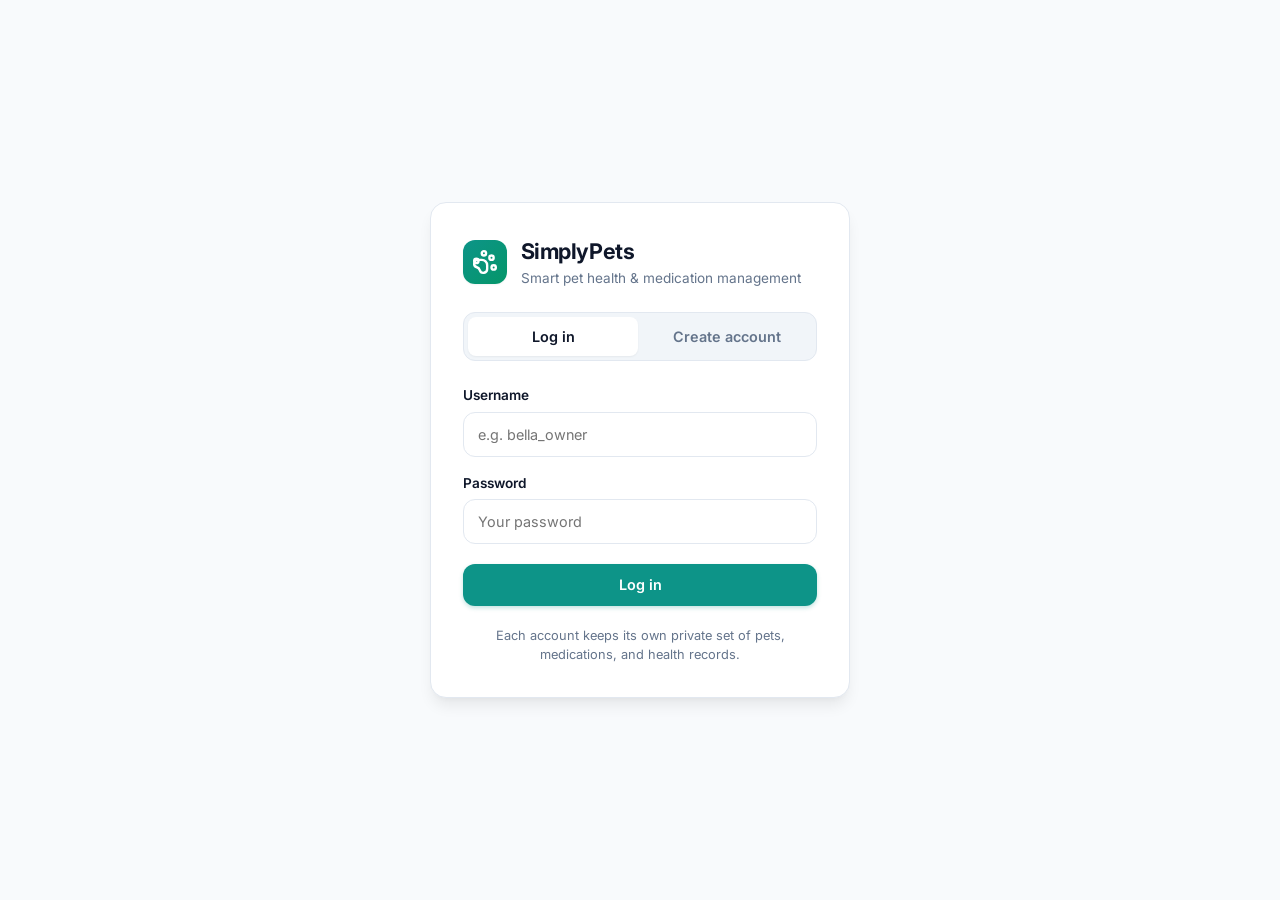
<file: static/login.html>
<!DOCTYPE html>
<html lang="en">
<head>
  <meta charset="UTF-8">
  <meta name="viewport" content="width=device-width, initial-scale=1.0">
  <title>Log in — SimplyPets</title>
  <link rel="icon" type="image/svg+xml" href="favicon.svg">
  <link rel="preconnect" href="https://fonts.googleapis.com">
  <link rel="preconnect" href="https://fonts.gstatic.com" crossorigin>
  <link href="https://fonts.googleapis.com/css2?family=Inter:wght@400;500;600;700;800&display=swap" rel="stylesheet">
  <link rel="stylesheet" href="style.css">
  <script>
    // Apply saved theme before first paint
    (function () {
      var saved = null;
      try { saved = localStorage.getItem('simplypets-theme'); } catch (e) {}
      var prefersDark = window.matchMedia && window.matchMedia('(prefers-color-scheme: dark)').matches;
      document.documentElement.setAttribute('data-theme', saved || (prefersDark ? 'dark' : 'light'));
    })();
  </script>
  <style>
    .auth-page {
      min-height: 100vh;
      display: flex;
      align-items: center;
      justify-content: center;
      padding: 2rem 1rem;
    }
    .auth-card {
      width: 100%;
      max-width: 420px;
      background: var(--bg-surface);
      border: 1px solid var(--border-color);
      border-radius: var(--radius-lg);
      box-shadow: var(--shadow-lg);
      padding: 2rem;
    }
    .auth-brand {
      display: flex;
      align-items: center;
      gap: 0.85rem;
      margin-bottom: 1.5rem;
    }
    .auth-brand h1 {
      font-size: 1.35rem;
      font-weight: 700;
      letter-spacing: -0.02em;
    }
    .auth-brand p {
      font-size: 0.85rem;
      color: var(--text-muted);
    }
    .auth-tabs {
      display: grid;
      grid-template-columns: 1fr 1fr;
      gap: 0.25rem;
      background: var(--bg-surface-hover);
      border: 1px solid var(--border-color);
      border-radius: var(--radius-md);
      padding: 0.25rem;
      margin-bottom: 1.5rem;
    }
    .auth-tab {
      padding: 0.55rem 1rem;
      border-radius: var(--radius-sm);
      font-weight: 600;
      font-size: 0.9rem;
      color: var(--text-muted);
      text-align: center;
      transition: var(--transition);
    }
    .auth-tab.active {
      background: var(--bg-surface);
      color: var(--text-main);
      box-shadow: var(--shadow-sm);
    }
    .auth-form {
      display: flex;
      flex-direction: column;
      gap: 1rem;
    }
    .auth-error {
      display: none;
      background: var(--accent-red-light);
      color: var(--accent-red-text);
      border: 1px solid var(--accent-red);
      border-radius: var(--radius-md);
      padding: 0.7rem 0.9rem;
      font-size: 0.85rem;
      line-height: 1.45;
    }
    .auth-error.visible { display: block; }
    .auth-submit { width: 100%; margin-top: 0.25rem; }
    .auth-footnote {
      margin-top: 1.25rem;
      font-size: 0.8rem;
      color: var(--text-muted);
      text-align: center;
      line-height: 1.5;
    }
  </style>
</head>
<body>
  <main class="auth-page">
    <div class="auth-card">
      <div class="auth-brand">
        <div class="logo-badge">
          <svg width="26" height="26" viewBox="0 0 24 24" fill="none" stroke="currentColor" stroke-width="2.2" stroke-linecap="round" stroke-linejoin="round">
            <circle cx="11" cy="4" r="2"/>
            <circle cx="18" cy="8" r="2"/>
            <circle cx="4" cy="11" r="2"/>
            <circle cx="20" cy="17" r="2"/>
            <path d="M9 10a5 5 0 0 1 5 5v3.5a3.5 3.5 0 0 1-6.84 1.045Q6.52 17.48 4.46 16.84A3.5 3.5 0 0 1 5.5 10Z"/>
          </svg>
        </div>
        <div>
          <h1>SimplyPets</h1>
          <p>Smart pet health &amp; medication management</p>
        </div>
      </div>

      <div class="auth-tabs" role="tablist">
        <button id="loginTabBtn" class="auth-tab active" type="button">Log in</button>
        <button id="signupTabBtn" class="auth-tab" type="button">Create account</button>
      </div>

      <div id="authError" class="auth-error" role="alert"></div>

      <form id="loginForm" class="auth-form" autocomplete="on">
        <div class="form-group">
          <label for="loginUsername">Username</label>
          <input type="text" id="loginUsername" class="form-input" placeholder="e.g. bella_owner" autocomplete="username" required>
        </div>
        <div class="form-group">
          <label for="loginPassword">Password</label>
          <input type="password" id="loginPassword" class="form-input" placeholder="Your password" autocomplete="current-password" required>
        </div>
        <button type="submit" class="btn btn-primary auth-submit" id="loginSubmitBtn">Log in</button>
      </form>

      <form id="signupForm" class="auth-form" style="display: none;" autocomplete="on">
        <div class="form-group">
          <label for="signupUsername">Username</label>
          <input type="text" id="signupUsername" class="form-input" placeholder="3-32 letters, numbers, . - _" autocomplete="username" required>
        </div>
        <div class="form-group">
          <label for="signupDisplayName">Display name <span class="form-hint">(optional)</span></label>
          <input type="text" id="signupDisplayName" class="form-input" placeholder="e.g. Bella's Family" autocomplete="nickname">
        </div>
        <div class="form-group">
          <label for="signupPassword">Password</label>
          <input type="password" id="signupPassword" class="form-input" placeholder="At least 6 characters" autocomplete="new-password" required>
        </div>
        <div class="form-group">
          <label for="signupConfirm">Confirm password</label>
          <input type="password" id="signupConfirm" class="form-input" placeholder="Repeat your password" autocomplete="new-password" required>
        </div>
        <button type="submit" class="btn btn-primary auth-submit" id="signupSubmitBtn">Create account</button>
      </form>

      <p class="auth-footnote">Each account keeps its own private set of pets, medications, and health records.</p>
    </div>
  </main>

  <script>
  (function () {
    'use strict';

    var TOKEN_KEY = 'simplypets-token';
    var USER_KEY = 'simplypets-user';

    var loginTabBtn = document.getElementById('loginTabBtn');
    var signupTabBtn = document.getElementById('signupTabBtn');
    var loginForm = document.getElementById('loginForm');
    var signupForm = document.getElementById('signupForm');
    var authError = document.getElementById('authError');
    var titleEl = document.querySelector('title');

    function showError(message) {
      authError.textContent = message;
      authError.classList.add('visible');
    }

    function clearError() {
      authError.textContent = '';
      authError.classList.remove('visible');
    }

    function showTab(which) {
      var isLogin = which === 'login';
      loginTabBtn.classList.toggle('active', isLogin);
      signupTabBtn.classList.toggle('active', !isLogin);
      loginForm.style.display = isLogin ? 'flex' : 'none';
      signupForm.style.display = isLogin ? 'none' : 'flex';
      titleEl.textContent = isLogin ? 'Log in — SimplyPets' : 'Create account — SimplyPets';
      clearError();
    }

    loginTabBtn.addEventListener('click', function () { showTab('login'); });
    signupTabBtn.addEventListener('click', function () { showTab('signup'); });

    // Allow deep-linking to the signup tab: login.html?mode=signup
    try {
      if (new URLSearchParams(window.location.search).get('mode') === 'signup') {
        showTab('signup');
      }
    } catch (e) {}

    function saveSession(data) {
      localStorage.setItem(TOKEN_KEY, data.token);
      localStorage.setItem(USER_KEY, JSON.stringify(data.user));
      window.location.href = '/';
    }

    async function postJson(endpoint, payload) {
      var res = await fetch(endpoint, {
        method: 'POST',
        headers: { 'Content-Type': 'application/json' },
        body: JSON.stringify(payload)
      });
      var data = await res.json().catch(function () { return {}; });
      if (!res.ok) {
        throw new Error(data.error || 'Request failed');
      }
      return data;
    }

    loginForm.addEventListener('submit', async function (e) {
      e.preventDefault();
      clearError();
      var btn = document.getElementById('loginSubmitBtn');
      btn.disabled = true;
      try {
        var data = await postJson('/api/auth/login', {
          username: document.getElementById('loginUsername').value.trim(),
          password: document.getElementById('loginPassword').value
        });
        saveSession(data);
      } catch (err) {
        showError(err.message);
        btn.disabled = false;
      }
    });

    signupForm.addEventListener('submit', async function (e) {
      e.preventDefault();
      clearError();
      var password = document.getElementById('signupPassword').value;
      var confirm = document.getElementById('signupConfirm').value;
      if (password !== confirm) {
        showError('Passwords do not match.');
        return;
      }
      var btn = document.getElementById('signupSubmitBtn');
      btn.disabled = true;
      try {
        var data = await postJson('/api/auth/signup', {
          username: document.getElementById('signupUsername').value.trim(),
          display_name: document.getElementById('signupDisplayName').value.trim(),
          password: password
        });
        saveSession(data);
      } catch (err) {
        showError(err.message);
        btn.disabled = false;
      }
    });

    // Already logged in? Verify the session and go straight to the app.
    (async function redirectIfAuthenticated() {
      var token = null;
      try { token = localStorage.getItem(TOKEN_KEY); } catch (e) {}
      if (!token) return;
      try {
        var res = await fetch('/api/auth/me', {
          headers: { 'Authorization': 'Bearer ' + token }
        });
        if (res.ok) {
          var user = await res.json();
          localStorage.setItem(USER_KEY, JSON.stringify(user));
          window.location.href = '/';
        } else {
          localStorage.removeItem(TOKEN_KEY);
          localStorage.removeItem(USER_KEY);
        }
      } catch (e) { /* stay on login page when offline */ }
    })();
  })();
  </script>
</body>
</html>
</file>
<file: static/style.css>
/* ==========================================================================
   SimplyPets - Modern Pet Tracking Design System
   ========================================================================== */

:root {
  /* Color Palette - Light Mode */
  --bg-primary: #F8FAFC;
  --bg-surface: #FFFFFF;
  --bg-surface-hover: #F1F5F9;
  --bg-input: #FFFFFF;
  --border-color: #E2E8F0;
  --border-subtle: #F1F5F9;
  
  --text-main: #0F172A;
  --text-muted: #64748B;
  --text-inverse: #FFFFFF;

  --primary: #0D9488;
  --primary-hover: #0F766E;
  --primary-light: #CCFBF1;
  --primary-text: #115E59;

  --accent-amber: #F59E0B;
  --accent-amber-light: #FEF3C7;
  --accent-amber-text: #B45309;

  --accent-blue: #3B82F6;
  --accent-blue-light: #DBEAFE;
  --accent-blue-text: #1E40AF;

  --accent-red: #EF4444;
  --accent-red-light: #FEE2E2;
  --accent-red-text: #B91C1C;

  --accent-purple: #8B5CF6;
  --accent-purple-light: #EDE9FE;
  --accent-purple-text: #6D28D9;

  --accent-green: #10B981;
  --accent-green-light: #D1FAE5;
  --accent-green-text: #065F46;

  /* Elevation */
  --shadow-sm: 0 1px 2px 0 rgba(0, 0, 0, 0.05);
  --shadow-md: 0 4px 6px -1px rgba(0, 0, 0, 0.08), 0 2px 4px -2px rgba(0, 0, 0, 0.05);
  --shadow-lg: 0 10px 15px -3px rgba(0, 0, 0, 0.08), 0 4px 6px -4px rgba(0, 0, 0, 0.04);
  --shadow-xl: 0 20px 25px -5px rgba(0, 0, 0, 0.1), 0 8px 10px -6px rgba(0, 0, 0, 0.04);

  /* Radius & Transitions */
  --radius-sm: 8px;
  --radius-md: 12px;
  --radius-lg: 16px;
  --radius-full: 9999px;
  --transition: all 0.2s cubic-bezier(0.16, 1, 0.3, 1);

  --font-sans: 'Inter', system-ui, -apple-system, BlinkMacSystemFont, 'Segoe UI', Roboto, Oxygen, Ubuntu, Cantarell, sans-serif;
}

/* Dark Mode Variables */
[data-theme="dark"] {
  --bg-primary: #0F172A;
  --bg-surface: #1E293B;
  --bg-surface-hover: #334155;
  --bg-input: #141E33;
  --border-color: #334155;
  --border-subtle: #1E293B;

  --text-main: #F8FAFC;
  --text-muted: #94A3B8;

  --primary: #14B8A6;
  --primary-hover: #2DD4BF;
  --primary-light: rgba(20, 184, 166, 0.15);
  --primary-text: #5EEAD4;

  --accent-amber-light: rgba(245, 158, 11, 0.15);
  --accent-amber-text: #FCD34D;

  --accent-blue-light: rgba(59, 130, 246, 0.15);
  --accent-blue-text: #93C5FD;

  --accent-red-light: rgba(239, 68, 68, 0.15);
  --accent-red-text: #FCA5A5;

  --accent-purple-light: rgba(139, 92, 246, 0.15);
  --accent-purple-text: #C4B5FD;

  --accent-green-light: rgba(16, 185, 129, 0.15);
  --accent-green-text: #6EE7B7;

  --shadow-sm: 0 1px 3px 0 rgba(0, 0, 0, 0.4);
  --shadow-md: 0 4px 6px -1px rgba(0, 0, 0, 0.4);
  --shadow-lg: 0 10px 15px -3px rgba(0, 0, 0, 0.5);
  --shadow-xl: 0 20px 25px -5px rgba(0, 0, 0, 0.6);
}

/* Reset & Base */
*, *::before, *::after {
  box-sizing: border-box;
  margin: 0;
  padding: 0;
}

body {
  font-family: var(--font-sans);
  background-color: var(--bg-primary);
  color: var(--text-main);
  line-height: 1.5;
  -webkit-font-smoothing: antialiased;
  min-height: 100vh;
  display: flex;
  flex-direction: column;
}

button, input, select, textarea {
  font: inherit;
  color: inherit;
}

button {
  cursor: pointer;
  border: none;
  background: none;
}

/* ---------------- LAYOUT ---------------- */

.app-container {
  max-width: 1240px;
  margin: 0 auto;
  padding: 1.5rem 1.5rem 4rem;
  width: 100%;
  flex: 1;
}

/* Header */
.app-header {
  display: flex;
  align-items: center;
  justify-content: space-between;
  padding: 1rem 0 1.5rem;
  border-bottom: 1px solid var(--border-color);
  margin-bottom: 2rem;
  flex-wrap: wrap;
  gap: 1rem;
}

.logo-group {
  display: flex;
  align-items: center;
  gap: 0.85rem;
  text-decoration: none;
  color: inherit;
}

.logo-badge {
  width: 44px;
  height: 44px;
  background: linear-gradient(135deg, var(--primary) 0%, #059669 100%);
  border-radius: var(--radius-md);
  display: flex;
  align-items: center;
  justify-content: center;
  box-shadow: var(--shadow-sm);
  color: white;
}

.logo-text h1 {
  font-size: 1.5rem;
  font-weight: 700;
  letter-spacing: -0.02em;
  display: flex;
  align-items: center;
  gap: 0.5rem;
}

.logo-text .tagline {
  font-size: 0.85rem;
  color: var(--text-muted);
}

.header-actions {
  display: flex;
  align-items: center;
  gap: 0.75rem;
}

.user-chip {
  font-size: 0.85rem;
  font-weight: 600;
  color: var(--text-muted);
  background: var(--bg-surface-hover);
  border: 1px solid var(--border-color);
  border-radius: var(--radius-full);
  padding: 0.35rem 0.85rem;
  max-width: 180px;
  white-space: nowrap;
  overflow: hidden;
  text-overflow: ellipsis;
}

.user-chip:empty {
  display: none;
}

/* Stats Ribbon */
.stats-ribbon {
  display: grid;
  grid-template-columns: repeat(auto-fit, minmax(220px, 1fr));
  gap: 1.25rem;
  margin-bottom: 2rem;
}

.stat-card {
  background: var(--bg-surface);
  border: 1px solid var(--border-color);
  border-radius: var(--radius-lg);
  padding: 1.25rem 1.5rem;
  display: flex;
  align-items: center;
  gap: 1.25rem;
  box-shadow: var(--shadow-sm);
  transition: var(--transition);
}

.stat-card:hover {
  transform: translateY(-2px);
  box-shadow: var(--shadow-md);
}

.stat-icon {
  width: 48px;
  height: 48px;
  border-radius: var(--radius-md);
  display: flex;
  align-items: center;
  justify-content: center;
  font-size: 1.4rem;
  flex-shrink: 0;
}

.stat-icon.primary { background: var(--primary-light); color: var(--primary-text); }
.stat-icon.amber { background: var(--accent-amber-light); color: var(--accent-amber-text); }
.stat-icon.green { background: var(--accent-green-light); color: var(--accent-green-text); }
.stat-icon.purple { background: var(--accent-purple-light); color: var(--accent-purple-text); }

.stat-info .stat-value {
  font-size: 1.75rem;
  font-weight: 700;
  line-height: 1.1;
  color: var(--text-main);
}

.stat-info .stat-label {
  font-size: 0.825rem;
  font-weight: 500;
  color: var(--text-muted);
  text-transform: uppercase;
  letter-spacing: 0.04em;
  margin-top: 0.2rem;
}

/* ---------------- TABS & NAVIGATION ---------------- */

.view-nav {
  display: flex;
  align-items: center;
  justify-content: space-between;
  margin-bottom: 1.5rem;
  border-bottom: 1px solid var(--border-color);
  padding-bottom: 0.75rem;
  flex-wrap: wrap;
  gap: 1rem;
}

.nav-tabs {
  display: flex;
  gap: 0.5rem;
}

.nav-tab {
  padding: 0.6rem 1.2rem;
  border-radius: var(--radius-full);
  font-weight: 600;
  font-size: 0.925rem;
  color: var(--text-muted);
  background: transparent;
  transition: var(--transition);
  display: flex;
  align-items: center;
  gap: 0.5rem;
}

.nav-tab:hover {
  background: var(--bg-surface-hover);
  color: var(--text-main);
}

.nav-tab.active {
  background: var(--primary);
  color: white;
}

.nav-tab .badge {
  font-size: 0.75rem;
  padding: 0.15rem 0.5rem;
  border-radius: var(--radius-full);
  background: rgba(255, 255, 255, 0.25);
  font-weight: 700;
}

.nav-tab:not(.active) .badge {
  background: var(--border-color);
  color: var(--text-muted);
}

/* Controls Bar (Search, Filter, Sort) */
.controls-bar {
  display: flex;
  align-items: center;
  justify-content: space-between;
  gap: 1rem;
  margin-bottom: 1.75rem;
  flex-wrap: wrap;
}

.search-wrapper {
  position: relative;
  flex: 1;
  max-width: 420px;
}

.search-input {
  width: 100%;
  padding: 0.65rem 1rem 0.65rem 2.5rem;
  border: 1px solid var(--border-color);
  border-radius: var(--radius-md);
  background: var(--bg-input);
  font-size: 0.9rem;
  transition: var(--transition);
}

.search-input:focus {
  outline: none;
  border-color: var(--primary);
  box-shadow: 0 0 0 3px var(--primary-light);
}

.search-icon {
  position: absolute;
  left: 0.85rem;
  top: 50%;
  transform: translateY(-50%);
  color: var(--text-muted);
  pointer-events: none;
}

.filters-group {
  display: flex;
  align-items: center;
  gap: 0.75rem;
  flex-wrap: wrap;
}

.filter-select {
  padding: 0.65rem 1rem;
  border: 1px solid var(--border-color);
  border-radius: var(--radius-md);
  background: var(--bg-input);
  font-size: 0.875rem;
  font-weight: 500;
  color: var(--text-main);
  outline: none;
  cursor: pointer;
  transition: var(--transition);
}

.filter-select:focus {
  border-color: var(--primary);
}

/* ---------------- BUTTONS ---------------- */

.btn {
  display: inline-flex;
  align-items: center;
  justify-content: center;
  gap: 0.5rem;
  padding: 0.65rem 1.15rem;
  font-size: 0.9rem;
  font-weight: 600;
  border-radius: var(--radius-md);
  transition: var(--transition);
  white-space: nowrap;
}

.btn-primary {
  background: var(--primary);
  color: white;
  box-shadow: 0 2px 4px rgba(13, 148, 136, 0.25);
}

.btn-primary:hover {
  background: var(--primary-hover);
  box-shadow: 0 4px 8px rgba(13, 148, 136, 0.35);
}

.btn-secondary {
  background: var(--bg-surface);
  border: 1px solid var(--border-color);
  color: var(--text-main);
}

.btn-secondary:hover {
  background: var(--bg-surface-hover);
}

.btn-icon {
  width: 40px;
  height: 40px;
  padding: 0;
  border-radius: var(--radius-md);
  background: var(--bg-surface);
  border: 1px solid var(--border-color);
  color: var(--text-muted);
  display: inline-flex;
  align-items: center;
  justify-content: center;
}

.btn-icon:hover {
  color: var(--text-main);
  background: var(--bg-surface-hover);
}

.btn-danger {
  background: var(--accent-red);
  color: white;
}

.btn-danger:hover {
  background: #DC2626;
}

.btn-sm {
  padding: 0.4rem 0.8rem;
  font-size: 0.825rem;
  border-radius: var(--radius-sm);
}

/* ---------------- PET CARDS GRID ---------------- */

.pets-grid {
  display: grid;
  grid-template-columns: repeat(auto-fill, minmax(330px, 1fr));
  gap: 1.5rem;
}

.pet-card {
  background: var(--bg-surface);
  border: 1px solid var(--border-color);
  border-radius: var(--radius-lg);
  box-shadow: var(--shadow-sm);
  overflow: hidden;
  display: flex;
  flex-direction: column;
  transition: var(--transition);
  cursor: pointer;
  position: relative;
}

.pet-card:hover {
  transform: translateY(-4px);
  box-shadow: var(--shadow-lg);
  border-color: var(--primary);
}

.pet-card-header {
  padding: 1.5rem 1.5rem 1rem;
  display: flex;
  align-items: flex-start;
  gap: 1rem;
  border-bottom: 1px solid var(--border-subtle);
}

.pet-avatar {
  width: 60px;
  height: 60px;
  border-radius: var(--radius-md);
  background: var(--primary-light);
  display: flex;
  align-items: center;
  justify-content: center;
  font-size: 1.85rem;
  flex-shrink: 0;
  border: 2px solid var(--border-color);
  object-fit: cover;
}

.pet-header-info {
  flex: 1;
  min-width: 0;
}

.pet-name-row {
  display: flex;
  align-items: center;
  justify-content: space-between;
  gap: 0.5rem;
}

.pet-name {
  font-size: 1.25rem;
  font-weight: 700;
  color: var(--text-main);
  white-space: nowrap;
  overflow: hidden;
  text-overflow: ellipsis;
}

.species-pill {
  font-size: 0.75rem;
  font-weight: 600;
  padding: 0.2rem 0.55rem;
  border-radius: var(--radius-full);
  text-transform: uppercase;
  letter-spacing: 0.04em;
}

.species-pill.Dog { background: var(--accent-blue-light); color: var(--accent-blue-text); }
.species-pill.Cat { background: var(--accent-amber-light); color: var(--accent-amber-text); }
.species-pill.Rabbit { background: var(--accent-green-light); color: var(--accent-green-text); }
.species-pill.Bird { background: var(--accent-purple-light); color: var(--accent-purple-text); }
.species-pill.Other { background: var(--primary-light); color: var(--primary-text); }

.pet-breed {
  font-size: 0.9rem;
  color: var(--text-muted);
  margin-top: 0.15rem;
  white-space: nowrap;
  overflow: hidden;
  text-overflow: ellipsis;
}

.pet-card-body {
  padding: 1.25rem 1.5rem;
  flex: 1;
  display: flex;
  flex-direction: column;
  gap: 0.9rem;
}

.metric-pill-row {
  display: flex;
  gap: 0.75rem;
  flex-wrap: wrap;
}

.metric-pill {
  background: var(--bg-surface-hover);
  border: 1px solid var(--border-color);
  border-radius: var(--radius-sm);
  padding: 0.45rem 0.75rem;
  display: flex;
  align-items: center;
  gap: 0.5rem;
  font-size: 0.85rem;
}

.metric-pill .metric-label {
  color: var(--text-muted);
  font-weight: 500;
}

.metric-pill .metric-val {
  font-weight: 700;
  color: var(--text-main);
}

.meds-preview-box {
  background: var(--bg-primary);
  border: 1px dashed var(--border-color);
  border-radius: var(--radius-md);
  padding: 0.75rem;
  font-size: 0.85rem;
}

.meds-preview-title {
  font-weight: 600;
  color: var(--text-muted);
  margin-bottom: 0.35rem;
  display: flex;
  align-items: center;
  justify-content: space-between;
}

.med-badge-list {
  display: flex;
  flex-direction: column;
  gap: 0.35rem;
}

.med-mini-tag {
  display: flex;
  align-items: center;
  justify-content: space-between;
  background: var(--bg-surface);
  border: 1px solid var(--border-color);
  padding: 0.35rem 0.6rem;
  border-radius: var(--radius-sm);
  font-size: 0.825rem;
}

.med-mini-tag .med-name {
  font-weight: 600;
  color: var(--text-main);
}

.med-mini-tag .med-dosage {
  font-size: 0.75rem;
  color: var(--primary);
  font-weight: 600;
}

.pet-card-footer {
  padding: 0.85rem 1.5rem;
  background: var(--bg-surface-hover);
  border-top: 1px solid var(--border-subtle);
  display: flex;
  align-items: center;
  justify-content: space-between;
  font-size: 0.825rem;
}

.pet-card-footer .actions {
  display: flex;
  gap: 0.5rem;
}

/* ---------------- TODAY'S SCHEDULE VIEW ---------------- */

.today-container {
  background: var(--bg-surface);
  border: 1px solid var(--border-color);
  border-radius: var(--radius-lg);
  padding: 1.75rem;
  box-shadow: var(--shadow-sm);
}

.today-header {
  display: flex;
  align-items: center;
  justify-content: space-between;
  margin-bottom: 1.5rem;
  flex-wrap: wrap;
  gap: 1rem;
}

.today-header h2 {
  font-size: 1.35rem;
  font-weight: 700;
}

.today-grid {
  display: grid;
  grid-template-columns: repeat(auto-fill, minmax(320px, 1fr));
  gap: 1rem;
}

.schedule-item {
  background: var(--bg-primary);
  border: 1px solid var(--border-color);
  border-radius: var(--radius-md);
  padding: 1.25rem;
  display: flex;
  flex-direction: column;
  gap: 0.75rem;
  transition: var(--transition);
}

.schedule-item.taken {
  border-color: var(--accent-green);
  background: var(--accent-green-light);
}

.schedule-pet-info {
  display: flex;
  align-items: center;
  gap: 0.75rem;
}

.schedule-avatar {
  width: 40px;
  height: 40px;
  border-radius: var(--radius-sm);
  background: var(--bg-surface);
  display: flex;
  align-items: center;
  justify-content: center;
  font-size: 1.35rem;
  border: 1px solid var(--border-color);
}

.schedule-med-details {
  flex: 1;
}

.schedule-med-details .name {
  font-size: 1rem;
  font-weight: 700;
  color: var(--text-main);
}

.schedule-med-details .dose {
  font-size: 0.85rem;
  color: var(--primary);
  font-weight: 600;
}

.schedule-instructions {
  font-size: 0.825rem;
  color: var(--text-muted);
  background: var(--bg-surface);
  padding: 0.5rem 0.75rem;
  border-radius: var(--radius-sm);
  border: 1px solid var(--border-color);
}

.schedule-action-row {
  display: flex;
  align-items: center;
  justify-content: space-between;
  margin-top: auto;
  padding-top: 0.5rem;
}

.take-dose-btn {
  padding: 0.5rem 1rem;
  border-radius: var(--radius-sm);
  font-size: 0.85rem;
  font-weight: 600;
  background: var(--primary);
  color: white;
  transition: var(--transition);
}

.take-dose-btn.given {
  background: var(--accent-green);
  cursor: default;
}

/* ---------------- MODAL / DIALOG SYSTEM ---------------- */

.modal-backdrop {
  position: fixed;
  inset: 0;
  background: rgba(15, 23, 42, 0.6);
  backdrop-filter: blur(4px);
  display: none;
  align-items: center;
  justify-content: center;
  z-index: 1000;
  padding: 1.25rem;
}

.modal-backdrop.active {
  display: flex;
  animation: fadeIn 0.15s ease-out;
}

.modal-card {
  background: var(--bg-surface);
  border: 1px solid var(--border-color);
  border-radius: var(--radius-lg);
  box-shadow: var(--shadow-xl);
  width: 100%;
  max-width: 640px;
  max-height: calc(100vh - 3rem);
  display: flex;
  flex-direction: column;
  overflow: hidden;
  animation: scaleIn 0.2s cubic-bezier(0.16, 1, 0.3, 1);
}

.modal-card form {
  display: flex;
  flex-direction: column;
  flex: 1;
  min-height: 0;
  overflow: hidden;
}

.modal-card.modal-lg {
  max-width: 840px;
}

.modal-header {
  padding: 1.25rem 1.5rem;
  border-bottom: 1px solid var(--border-color);
  display: flex;
  align-items: center;
  justify-content: space-between;
  flex-shrink: 0;
}

.modal-header h3 {
  font-size: 1.25rem;
  font-weight: 700;
}

.modal-body {
  padding: 1.5rem;
  overflow-y: auto;
  -webkit-overflow-scrolling: touch;
  display: flex;
  flex-direction: column;
  gap: 1.25rem;
  flex: 1;
  min-height: 0;
}

.modal-footer {
  padding: 1rem 1.5rem;
  border-top: 1px solid var(--border-color);
  display: flex;
  align-items: center;
  justify-content: flex-end;
  gap: 0.75rem;
  background: var(--bg-surface-hover);
  flex-shrink: 0;
}

/* Form Controls */
.form-grid {
  display: grid;
  grid-template-columns: 1fr 1fr;
  gap: 1rem;
}

.form-full {
  grid-column: span 2;
}

.form-group {
  display: flex;
  flex-direction: column;
  gap: 0.4rem;
}

.form-group label {
  font-size: 0.85rem;
  font-weight: 600;
  color: var(--text-main);
}

.form-group .form-hint {
  font-size: 0.75rem;
  color: var(--text-muted);
}

.form-input, .form-select, .form-textarea {
  width: 100%;
  padding: 0.65rem 0.85rem;
  border: 1px solid var(--border-color);
  border-radius: var(--radius-md);
  background: var(--bg-input);
  font-size: 0.9rem;
  color: var(--text-main);
  transition: var(--transition);
}

.form-input:focus, .form-select:focus, .form-textarea:focus {
  outline: none;
  border-color: var(--primary);
  box-shadow: 0 0 0 3px var(--primary-light);
}

.input-unit-group {
  display: flex;
  gap: 0.5rem;
}

.input-unit-group input {
  flex: 1;
}

.input-unit-group select {
  width: 85px;
}

/* Avatar Selector */
.avatar-picker-grid {
  display: grid;
  grid-template-columns: repeat(6, 1fr);
  gap: 0.5rem;
  margin-top: 0.25rem;
}

.avatar-option {
  width: 48px;
  height: 48px;
  border-radius: var(--radius-md);
  border: 2px solid var(--border-color);
  background: var(--bg-surface);
  font-size: 1.5rem;
  display: flex;
  align-items: center;
  justify-content: center;
  cursor: pointer;
  transition: var(--transition);
}

.avatar-option:hover {
  border-color: var(--primary);
  background: var(--primary-light);
}

.avatar-option.selected {
  border-color: var(--primary);
  background: var(--primary-light);
  transform: scale(1.08);
}

/* ---------------- PET DETAIL PROFILE VIEW ---------------- */

.detail-banner {
  background: linear-gradient(135deg, var(--bg-surface-hover) 0%, var(--bg-surface) 100%);
  border-radius: var(--radius-lg);
  border: 1px solid var(--border-color);
  padding: 1.5rem;
  display: flex;
  align-items: center;
  justify-content: space-between;
  gap: 1.5rem;
  flex-wrap: wrap;
}

.detail-bio {
  display: flex;
  align-items: center;
  gap: 1.25rem;
}

.detail-avatar-large {
  width: 80px;
  height: 80px;
  border-radius: var(--radius-lg);
  background: var(--primary-light);
  display: flex;
  align-items: center;
  justify-content: center;
  font-size: 2.5rem;
  border: 2px solid var(--border-color);
}

.detail-title h2 {
  font-size: 1.75rem;
  font-weight: 800;
  display: flex;
  align-items: center;
  gap: 0.75rem;
}

.detail-subtitle {
  color: var(--text-muted);
  font-size: 0.95rem;
  margin-top: 0.25rem;
}

.detail-tabs {
  display: flex;
  border-bottom: 1px solid var(--border-color);
  gap: 1.5rem;
  margin-top: 1rem;
}

.detail-tab-btn {
  padding: 0.75rem 0.25rem;
  font-weight: 600;
  color: var(--text-muted);
  border-bottom: 2px solid transparent;
  transition: var(--transition);
  display: flex;
  align-items: center;
  gap: 0.5rem;
}

.detail-tab-btn:hover {
  color: var(--text-main);
}

.detail-tab-btn.active {
  color: var(--primary);
  border-bottom-color: var(--primary);
}

/* Medication List inside Detail View */
.med-card-item {
  background: var(--bg-surface);
  border: 1px solid var(--border-color);
  border-radius: var(--radius-md);
  padding: 1.25rem;
  display: flex;
  align-items: flex-start;
  justify-content: space-between;
  gap: 1rem;
  box-shadow: var(--shadow-sm);
  transition: var(--transition);
}

.med-card-item:hover {
  border-color: var(--primary);
}

.med-card-content {
  flex: 1;
}

.med-title-row {
  display: flex;
  align-items: center;
  gap: 0.75rem;
  margin-bottom: 0.4rem;
}

.med-name-large {
  font-size: 1.1rem;
  font-weight: 700;
}

.badge-active {
  background: var(--accent-green-light);
  color: var(--accent-green-text);
  font-size: 0.725rem;
  font-weight: 700;
  padding: 0.15rem 0.5rem;
  border-radius: var(--radius-full);
}

.badge-inactive {
  background: var(--bg-surface-hover);
  color: var(--text-muted);
  font-size: 0.725rem;
  font-weight: 700;
  padding: 0.15rem 0.5rem;
  border-radius: var(--radius-full);
}

.med-meta-pills {
  display: flex;
  gap: 0.5rem;
  flex-wrap: wrap;
  margin-bottom: 0.5rem;
}

.med-meta-tag {
  font-size: 0.8rem;
  font-weight: 600;
  background: var(--bg-surface-hover);
  padding: 0.2rem 0.55rem;
  border-radius: var(--radius-sm);
  color: var(--text-main);
  border: 1px solid var(--border-color);
}

.med-instructions-text {
  font-size: 0.875rem;
  color: var(--text-muted);
  margin-top: 0.25rem;
}

/* Weight History Chart */
.weight-chart-wrapper {
  background: var(--bg-surface);
  border: 1px solid var(--border-color);
  border-radius: var(--radius-lg);
  padding: 1.25rem;
  box-shadow: var(--shadow-sm);
}

.chart-header {
  display: flex;
  align-items: center;
  justify-content: space-between;
  margin-bottom: 1rem;
}

.weight-svg-container {
  width: 100%;
  height: 220px;
  position: relative;
}

.weight-table {
  width: 100%;
  border-collapse: collapse;
  margin-top: 1rem;
  font-size: 0.875rem;
}

.weight-table th, .weight-table td {
  padding: 0.75rem 1rem;
  text-align: left;
  border-bottom: 1px solid var(--border-color);
}

.weight-table th {
  background: var(--bg-surface-hover);
  color: var(--text-muted);
  font-weight: 600;
}

/* ---------------- TOAST NOTIFICATIONS ---------------- */

.toast-container {
  position: fixed;
  bottom: 1.5rem;
  right: 1.5rem;
  display: flex;
  flex-direction: column;
  gap: 0.65rem;
  z-index: 9999;
}

.toast {
  background: var(--bg-surface);
  border: 1px solid var(--border-color);
  border-radius: var(--radius-md);
  padding: 0.85rem 1.25rem;
  display: flex;
  align-items: center;
  gap: 0.75rem;
  box-shadow: var(--shadow-lg);
  font-size: 0.9rem;
  font-weight: 500;
  animation: slideInRight 0.25s ease-out;
  min-width: 260px;
}

.toast.toast-success {
  border-left: 4px solid var(--accent-green);
}

.toast.toast-error {
  border-left: 4px solid var(--accent-red);
}

.toast.toast-info {
  border-left: 4px solid var(--accent-blue);
}

/* Empty State */
.empty-state {
  text-align: center;
  padding: 4rem 1.5rem;
  background: var(--bg-surface);
  border: 2px dashed var(--border-color);
  border-radius: var(--radius-lg);
  display: flex;
  flex-direction: column;
  align-items: center;
  justify-content: center;
  gap: 1rem;
}

.empty-icon {
  font-size: 3.5rem;
  margin-bottom: 0.5rem;
}

.empty-state h3 {
  font-size: 1.35rem;
  font-weight: 700;
}

.empty-state p {
  color: var(--text-muted);
  max-width: 440px;
  font-size: 0.95rem;
}

/* ---------------- ANIMATIONS ---------------- */

@keyframes fadeIn {
  from { opacity: 0; }
  to { opacity: 1; }
}

@keyframes scaleIn {
  from { opacity: 0; transform: scale(0.96); }
  to { opacity: 1; transform: scale(1); }
}

@keyframes slideInRight {
  from { opacity: 0; transform: translateX(30px); }
  to { opacity: 1; transform: translateX(0); }
}

/* ---------------- PRINT STYLES ---------------- */

@media print {
  body {
    background: white !important;
    color: black !important;
  }

  .app-header, .stats-ribbon, .controls-bar, .view-nav, .modal-footer, .header-actions, button {
    display: none !important;
  }

  .modal-card {
    box-shadow: none !important;
    border: none !important;
    max-width: 100% !important;
  }

  .modal-backdrop {
    position: static !important;
    background: transparent !important;
    padding: 0 !important;
  }
}

/* ---------------- RESPONSIVE BREAKPOINTS ---------------- */

@media (max-width: 768px) {
  .app-container {
    padding: 1rem;
  }

  .form-grid {
    grid-template-columns: 1fr;
  }

  .form-full {
    grid-column: span 1;
  }

  .controls-bar {
    flex-direction: column;
    align-items: stretch;
  }

  .search-wrapper {
    max-width: 100%;
  }

  .filters-group {
    justify-content: space-between;
  }

  .detail-banner {
    flex-direction: column;
    align-items: flex-start;
  }

  .modal-backdrop {
    padding: 0.75rem;
  }

  .modal-card {
    max-height: calc(100vh - 1.5rem);
  }

  .modal-body {
    padding: 1.15rem;
  }

  .modal-footer {
    padding: 0.85rem 1.15rem;
  }
}

/* Pet Profile Picture Upload & Avatars */
.pet-avatar, .detail-avatar-large, .schedule-avatar {
  overflow: hidden;
}

.pet-avatar-img, .detail-avatar-img, .schedule-avatar-img {
  width: 100%;
  height: 100%;
  object-fit: cover;
  display: block;
}

.photo-upload-row {
  display: flex;
  align-items: center;
  gap: 1.25rem;
  padding: 0.875rem;
  background: var(--bg-surface-hover);
  border: 1px solid var(--border-color);
  border-radius: var(--radius-md);
}

.photo-preview-circle {
  width: 64px;
  height: 64px;
  border-radius: 50%;
  background: var(--bg-surface);
  border: 2px solid var(--border-color);
  display: flex;
  align-items: center;
  justify-content: center;
  font-size: 2rem;
  overflow: hidden;
  flex-shrink: 0;
}

.photo-preview-circle img {
  width: 100%;
  height: 100%;
  object-fit: cover;
}

.photo-upload-controls {
  flex: 1;
}
</file>
